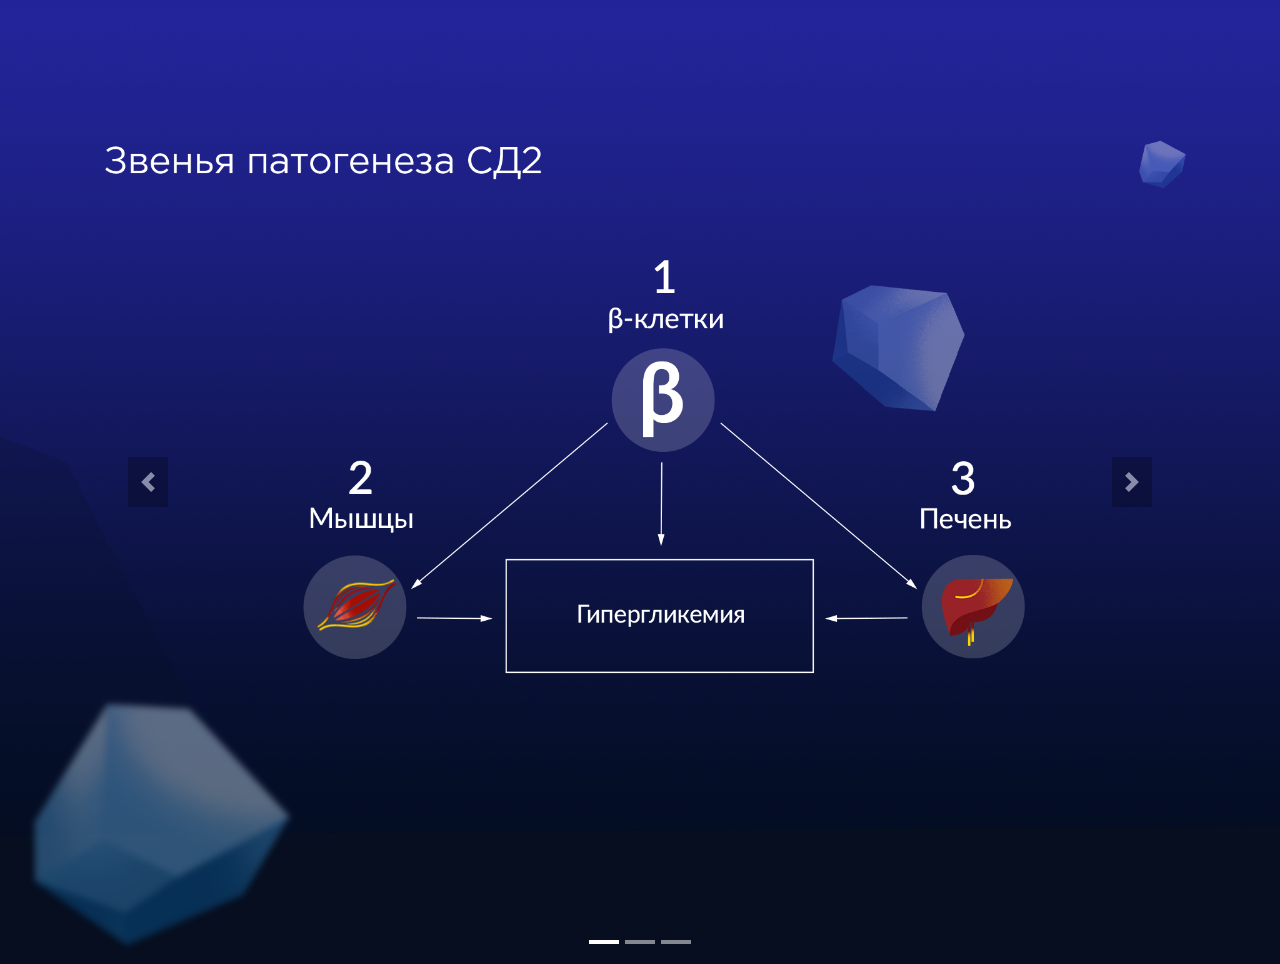
<file: slider.html>
<!DOCTYPE html>
<html lang="en">
<head>
    <meta charset="UTF-8">
    <meta name="viewport" content="width=device-width, initial-scale=1.0">
    <title>Document</title>
</head>
<style>
    
    @charset "UTF-8";
body {
  margin: 0;
  height: 100%; }

ul {
  list-style-type: none;
  margin: 0;
  padding: 0; }

a {
  text-decoration: none; }

h1 {
  margin: 0; }

p {
  margin: 0; }

header {
  display: grid;
  grid-template-columns: 1fr 1fr;
  align-content: center;
  padding-left: 10%;
  padding-right: 10%;
  min-height: 80px; }

.menu_list {
  display: grid;
  grid-template-columns: repeat(6, auto);
  align-items: center;
  font-size: 14pt; }
  .menu_list a {
    color: #777777; }
    .menu_list a:hover {
      color: black; }

/* стили основного контейнера слайдера */
.slider {
  position: relative;
  overflow: hidden;
  margin-left: auto;
  margin-right: auto; }

/* стили для обёртки, в которой заключены слайды */
.slider__wrapper {
  position: relative;
  overflow: hidden; }

/* стили для контейнера слайдов */
.slider__items {
  display: flex;
  transition: transform 0.6s ease; }

/* стили для слайдов */
.slider__item {
  flex: 0 0 100%;
  max-width: 100%; }

/* стили для кнопок "вперед" и "назад" */
.slider__control {
  position: absolute;
  top: 50%;
  display: none;
  align-items: center;
  justify-content: center;
  width: 40px;
  color: #fff;
  text-align: center;
  opacity: 0.5;
  height: 50px;
  transform: translateY(-50%);
  background: rgba(0, 0, 0, 0.5); }

.slider__control_show {
  display: flex; }

.slider__control:hover,
.slider__control:focus {
  color: #fff;
  text-decoration: none;
  outline: 0;
  opacity: 0.9; }

.slider__control_prev {
  left: 10%; }

.slider__control_next {
  right: 10%; }

.slider__control::before {
  content: '';
  display: inline-block;
  width: 20px;
  height: 20px;
  background: transparent no-repeat center center;
  background-size: 100% 100%; }

.slider__control_prev::before {
  background-image: url("data:image/svg+xml;charset=utf8,%3Csvg xmlns='http://www.w3.org/2000/svg' fill='%23fff' viewBox='0 0 8 8'%3E%3Cpath d='M5.25 0l-4 4 4 4 1.5-1.5-2.5-2.5 2.5-2.5-1.5-1.5z'/%3E%3C/svg%3E"); }

.slider__control_next::before {
  background-image: url("data:image/svg+xml;charset=utf8,%3Csvg xmlns='http://www.w3.org/2000/svg' fill='%23fff' viewBox='0 0 8 8'%3E%3Cpath d='M2.75 0l-1.5 1.5 2.5 2.5-2.5 2.5 1.5 1.5 4-4-4-4z'/%3E%3C/svg%3E"); }

/* стили для индикаторов */
.slider__indicators {
  position: absolute;
  right: 0;
  bottom: 10px;
  left: 0;
  z-index: 15;
  display: flex;
  justify-content: center;
  padding-left: 0;
  margin-right: 15%;
  margin-left: 15%;
  list-style: none;
  margin-top: 0;
  margin-bottom: 0; }

.slider__indicators li {
  box-sizing: content-box;
  flex: 0 1 auto;
  width: 30px;
  height: 4px;
  margin-right: 3px;
  margin-left: 3px;
  text-indent: -999px;
  cursor: pointer;
  background-color: rgba(255, 255, 255, 0.5);
  background-clip: padding-box;
  border-top: 10px solid transparent;
  border-bottom: 10px solid transparent; }

.slider__indicators li.active {
  background-color: #fff; }

/* для стилизации текущего слайдера */
.img-fluid {
  display: inline-block;
  height: auto;
  max-width: 100%; }

.gallery {
  display: grid;
  grid-template-rows: 10% 80% 10%;
  padding-left: 10%;
  padding-right: 10%;
  background: #fafafa;
  min-height: 1550px;
  align-items: center;
  justify-items: center; }

.second_menu {
  width: 100%; }
  .second_menu hr {
    margin: 0; }

.second_menu_list {
  display: grid;
  align-items: center;
  margin: 0 10%;
  grid-template-columns: repeat(13, auto); }
  .second_menu_list p {
    font-size: 32pt;
    color: #e1e1e1; }
  .second_menu_list a {
    font-size: 14pt;
    color: #777777; }

.gallery_images {
  grid-row-start: 2;
  grid-row-end: 3;
  display: grid;
  grid-template-columns: 1fr 1fr 1fr;
  margin-top: 5%;
  justify-content: center;
  height: 100%;
  width: 80%; }
  .gallery_images .image_column {
    display: grid;
    justify-items: center;
    grid-row-gap: 1%; }
    .gallery_images .image_column img {
      opacity: 0.6;
      cursor: pointer; }
      .gallery_images .image_column img:hover {
        opacity: 1; }

.gallery_button {
  grid-row-start: 3;
  grid-row-end: 4; }

.learn_more_button {
  box-sizing: border-box;
  padding: 12px;
  width: 80%;
  max-width: 200px;
  background: #959595;
  border-radius: 2px;
  color: #fff;
  text-align: center;
  text-decoration: none;
  letter-spacing: 1px;
  transition: all 0.3s ease-out; }

footer {
  display: grid;
  grid-template-rows: 1fr 1fr 1fr;
  justify-items: center;
  align-items: center;
  min-height: 300px;
  margin-top: 1%; }

.social_icons {
  display: grid;
  justify-items: center;
  width: 100%; }

.footer_images {
  display: flex;
  justify-content: center;
  width: 100%; }
  .footer_images a {
    margin: 0 1%; }

.footer_hr {
  width: 100%;
  margin: 1% 0; }

.copyright {
  display: flex;
  justify-content: center;
  width: 100%;
  color: #b5b5b5;
  text-transform: uppercase;
  font-size: 13pt; }
  .copyright span {
    color: black; }

@media (max-width: 767.98px) {
  header {
    display: grid;
    grid-template-columns: 1fr;
    grid-template-rows: 1fr 2fr;
    align-items: center;
    justify-items: center;
    padding-left: 10%;
    padding-right: 10%;
    min-height: 80px; }
    header a {
      text-align: center;
      margin: 5% 0; }

  .menu_list {
    display: grid;
    grid-template-columns: 1fr;
    grid-template-rows: repeat(6, auto);
    align-items: center;
    font-size: 14pt; }

  .gallery {
    min-height: 3500px;
    grid-template-columns: 1fr; }

  .gallery_images {
    display: grid;
    grid-template-columns: 1fr;
    grid-template-rows: repeat(3, auto);
    grid-column-gap: 5%;
    grid-column-start: 1;
    grid-column-end: 3; }

  .image_column_third {
    display: grid;
    justify-items: center;
    align-items: center;
    grid-template-columns: 1fr;
    margin: 0; }
    .image_column_third img {
      width: 50%; }

  .second_menu_list {
    grid-template-columns: 1fr;
    grid-template-rows: repeat(6, 1fr);
    justify-items: center;
    margin: 10% 0; }
    .second_menu_list p {
      display: none; }
    .second_menu_list a {
      margin: 1% 0; }

  .gallery {
    grid-template-rows: 10% 85% 5%; }

  .gallery_button {
    text-align: center;
    white-space: nowrap;
    width: 100%; } }
@media (min-width: 768px) and (max-width: 991.98px) {
  .gallery {
    min-height: 2100px; }

  .gallery_images {
    grid-template-columns: 1fr 1fr;
    grid-column-gap: 5%; }

  .image_column_third {
    display: grid;
    justify-items: center;
    align-items: center;
    grid-template-columns: 1fr 1fr;
    grid-column-start: 1;
    grid-column-end: 3;
    margin: 0; }
    .image_column_third img {
      width: 50%; }

  .second_menu_list {
    grid-template-columns: repeat(7, auto);
    justify-items: center;
    white-space: nowrap;
    margin: 10% 0; }
    .second_menu_list p {
      display: none; } }
@media (min-width: 992px) and (max-width: 1199.98px) {
  .gallery {
    min-height: 2100px; }

  .gallery_images {
    grid-template-columns: 1fr 1fr;
    grid-column-gap: 5%; }

  .image_column_third {
    display: grid;
    justify-items: center;
    align-items: center;
    grid-template-columns: 1fr 1fr;
    grid-column-start: 1;
    grid-column-end: 3;
    margin: 0; }
    .image_column_third img {
      width: 50%; } }

</style>
<body>
    <main>
        <div class="slider">
            <div class="slider__wrapper">
              <div class="slider__items">
                <div class="slider__item">
                    <img src="box_3_1.png" alt="" width="100%" height="100%">
                </div>
                <div class="slider__item">
                    <img src="box_3_1.png" alt="" width="100%" height="100%">
                </div>
                <div class="slider__item">
                    <img src="box_3_1.png" alt="" width="100%" height="100%">
                </div>
              </div>
            </div>
            <a class="slider__control slider__control_prev" href="#" role="button"></a>
            <a class="slider__control slider__control_next" href="#" role="button"></a>
          </div>   
    </main>
</body>

<script>
       var slideShow = (function () {
      return function (selector, config) {
        var
          _slider = document.querySelector(selector), // основный элемент блока
          _sliderContainer = _slider.querySelector('.slider__items'), // контейнер для .slider-item
          _sliderItems = _slider.querySelectorAll('.slider__item'), // коллекция .slider-item
          _sliderControls = _slider.querySelectorAll('.slider__control'), // элементы управления
          _currentPosition = 0, // позиция левого активного элемента
          _transformValue = 0, // значение транфсофрмации .slider_wrapper
          _transformStep = 100, // величина шага (для трансформации)
          _itemsArray = [], // массив элементов
          _timerId,
          _indicatorItems,
          _indicatorIndex = 0,
          _indicatorIndexMax = _sliderItems.length - 1,
          _stepTouch = 50,
          _config = {
            isAutoplay: false, // автоматическая смена слайдов
            directionAutoplay: 'next', // направление смены слайдов
            delayAutoplay: 5000, // интервал между автоматической сменой слайдов
            isPauseOnHover: true // устанавливать ли паузу при поднесении курсора к слайдеру
          };

        // настройка конфигурации слайдера в зависимости от полученных ключей
        for (var key in config) {
          if (key in _config) {
            _config[key] = config[key];
          }
        }

        // наполнение массива _itemsArray
        for (var i = 0, length = _sliderItems.length; i < length; i++) {
          _itemsArray.push({ item: _sliderItems[i], position: i, transform: 0 });
        }

        // переменная position содержит методы с помощью которой можно получить минимальный и максимальный индекс элемента, а также соответствующему этому индексу позицию
        var position = {
          getItemIndex: function (mode) {
            var index = 0;
            for (var i = 0, length = _itemsArray.length; i < length; i++) {
              if ((_itemsArray[i].position < _itemsArray[index].position && mode === 'min') || (_itemsArray[i].position > _itemsArray[index].position && mode === 'max')) {
                index = i;
              }
            }
            return index;
          },
          getItemPosition: function (mode) {
            return _itemsArray[position.getItemIndex(mode)].position;
          }
        };

        // функция, выполняющая смену слайда в указанном направлении
        var _move = function (direction) {
          var nextItem, currentIndicator = _indicatorIndex;;
          if (direction === 'next') {
            _currentPosition++;
            if (_currentPosition > position.getItemPosition('max')) {
              nextItem = position.getItemIndex('min');
              _itemsArray[nextItem].position = position.getItemPosition('max') + 1;
              _itemsArray[nextItem].transform += _itemsArray.length * 100;
              _itemsArray[nextItem].item.style.transform = 'translateX(' + _itemsArray[nextItem].transform + '%)';
            }
            _transformValue -= _transformStep;
            _indicatorIndex = _indicatorIndex + 1;
            if (_indicatorIndex > _indicatorIndexMax) {
              _indicatorIndex = 0;
            }
          } else {
            _currentPosition--;
            if (_currentPosition < position.getItemPosition('min')) {
              nextItem = position.getItemIndex('max');
              _itemsArray[nextItem].position = position.getItemPosition('min') - 1;
              _itemsArray[nextItem].transform -= _itemsArray.length * 100;
              _itemsArray[nextItem].item.style.transform = 'translateX(' + _itemsArray[nextItem].transform + '%)';
            }
            _transformValue += _transformStep;
            _indicatorIndex = _indicatorIndex - 1;
            if (_indicatorIndex < 0) {
              _indicatorIndex = _indicatorIndexMax;
            }
          }
          _sliderContainer.style.transform = 'translateX(' + _transformValue + '%)';
          _indicatorItems[currentIndicator].classList.remove('active');
          _indicatorItems[_indicatorIndex].classList.add('active');
        };

        // функция, осуществляющая переход к слайду по его порядковому номеру
        var _moveTo = function (index) {
          var i = 0, direction = (index > _indicatorIndex) ? 'next' : 'prev';
          while (index !== _indicatorIndex && i <= _indicatorIndexMax) {
            _move(direction);
            i++;
          }
        };

        // функция для запуска автоматической смены слайдов через промежутки времени
        var _startAutoplay = function () {
          if (!_config.isAutoplay) {
            return;
          }
          _stopAutoplay();
          _timerId = setInterval(function () {
            _move(_config.directionAutoplay);
          }, _config.delayAutoplay);
        };

        // функция, отключающая автоматическую смену слайдов
        var _stopAutoplay = function () {
          clearInterval(_timerId);
        };

        // функция, добавляющая индикаторы к слайдеру
        var _addIndicators = function () {
          var indicatorsContainer = document.createElement('ol');
          indicatorsContainer.classList.add('slider__indicators');
          for (var i = 0, length = _sliderItems.length; i < length; i++) {
            var sliderIndicatorsItem = document.createElement('li');
            if (i === 0) {
              sliderIndicatorsItem.classList.add('active');
            }
            sliderIndicatorsItem.setAttribute("data-slide-to", i);
            indicatorsContainer.appendChild(sliderIndicatorsItem);
          }
          _slider.appendChild(indicatorsContainer);
          _indicatorItems = _slider.querySelectorAll('.slider__indicators > li')
        };

        var _isTouchDevice = function () {
          return !!('ontouchstart' in window || navigator.maxTouchPoints);
        };

        // функция, осуществляющая установку обработчиков для событий 
        var _setUpListeners = function () {
          var _startX = 0;
          if (_isTouchDevice()) {
            _slider.addEventListener('touchstart', function (e) {
              _startX = e.changedTouches[0].clientX;
              _startAutoplay();
            });
            _slider.addEventListener('touchend', function (e) {
              var
                _endX = e.changedTouches[0].clientX,
                _deltaX = _endX - _startX;
              if (_deltaX > _stepTouch) {
                _move('prev');
              } else if (_deltaX < -_stepTouch) {
                _move('next');
              }
              _startAutoplay();
            });
          } else {
            for (var i = 0, length = _sliderControls.length; i < length; i++) {
              _sliderControls[i].classList.add('slider__control_show');
            }
          }
          _slider.addEventListener('click', function (e) {
            if (e.target.classList.contains('slider__control')) {
              e.preventDefault();
              _move(e.target.classList.contains('slider__control_next') ? 'next' : 'prev');
              _startAutoplay();
            } else if (e.target.getAttribute('data-slide-to')) {
              e.preventDefault();
              _moveTo(parseInt(e.target.getAttribute('data-slide-to')));
              _startAutoplay();
            }
          });
          document.addEventListener('visibilitychange', function () {
            if (document.visibilityState === "hidden") {
              _stopAutoplay();
            } else {
              _startAutoplay();
            }
          }, false);
          if (_config.isPauseOnHover && _config.isAutoplay) {
            _slider.addEventListener('mouseenter', function () {
              _stopAutoplay();
            });
            _slider.addEventListener('mouseleave', function () {
              //_startAutoplay();
              _stopAutoplay();
            });
          }
        };

        // добавляем индикаторы к слайдеру
        _addIndicators();
        // установливаем обработчики для событий
        _setUpListeners();
        // запускаем автоматическую смену слайдов, если установлен соответствующий ключ
       // _startAutoplay();

        return {
          // метод слайдера для перехода к следующему слайду
          next: function () {
            _move('next');
          },
          // метод слайдера для перехода к предыдущему слайду          
          left: function () {
            _move('prev');
          },
          // метод отключающий автоматическую смену слайдов
          stop: function () {
            _config.isAutoplay = false;
            _stopAutoplay();
          },
          // метод запускающий автоматическую смену слайдов
          cycle: function () {
            _config.isAutoplay = true;
            _startAutoplay();
          }
        }
      }
    }());

    slideShow('.slider', {
      isAutoplay: true
    });
</script>
</html>
</file>
